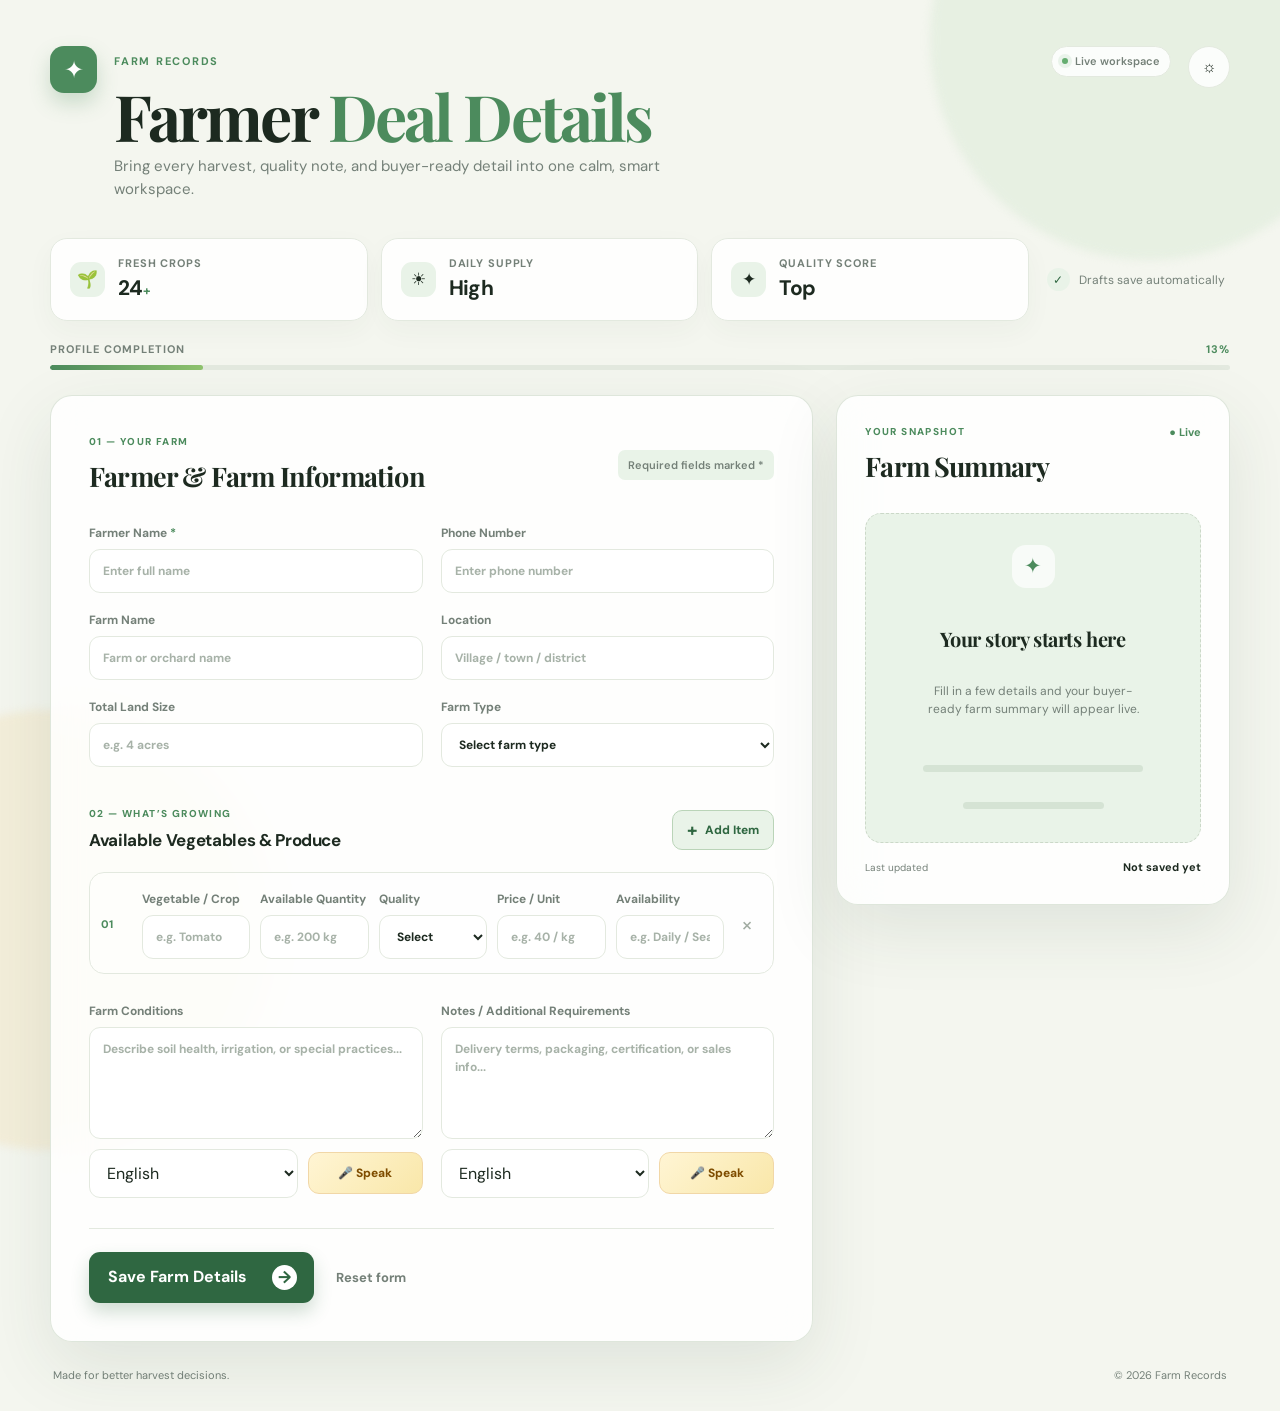
<file: index.html>
<!doctype html>
<html lang="en">
  <head>
    <meta charset="UTF-8" />
    <meta name="viewport" content="width=device-width, initial-scale=1.0" />
    <meta name="theme-color" content="#f7f8f2" />
    <title>Farm Deal Details</title>
    <link rel="preconnect" href="https://fonts.googleapis.com" />
    <link rel="preconnect" href="https://fonts.gstatic.com" crossorigin />
    <link
      href="https://fonts.googleapis.com/css2?family=DM+Sans:wght@400;500;600;700&family=Playfair+Display:wght@600;700&display=swap"
      rel="stylesheet" />
    <link rel="stylesheet" href="styles.css" />
  </head>
  <body>
    <div class="ambient ambient-one"></div>
    <div class="ambient ambient-two"></div>
    <div class="leaf-layer" aria-hidden="true">
      <span class="leaf leaf-1"></span>
      <span class="leaf leaf-2"></span>
      <span class="leaf leaf-3"></span>
      <span class="leaf leaf-4"></span>
      <span class="leaf leaf-5"></span>
      <span class="leaf leaf-6"></span>
      <span class="leaf leaf-7"></span>
      <span class="leaf leaf-8"></span>
      <span class="leaf leaf-9"></span>
      <span class="leaf leaf-10"></span>
      <span class="leaf leaf-11"></span>
      <span class="leaf leaf-12"></span>
      <span class="leaf leaf-13"></span>
      <span class="leaf leaf-14"></span>
      <span class="leaf leaf-15"></span>
      <span class="leaf leaf-16"></span>
      <span class="leaf leaf-17"></span>
      <span class="leaf leaf-18"></span>
      <span class="leaf leaf-19"></span>
      <span class="leaf leaf-20"></span>
      <span class="leaf leaf-21"></span>
      <span class="leaf leaf-22"></span>
      <span class="leaf leaf-23"></span>
      <span class="leaf leaf-24"></span>
    </div>
    <div class="page-shell">
      <header class="topbar">
        <div class="brand-mark" aria-hidden="true">✦</div>
        <div class="title-wrap">
          <div class="eyebrow-row">
            <p class="eyebrow">Farm Records</p>
            <span class="status-pill"
              ><span class="status-dot"></span> Live workspace</span
            >
          </div>
          <h1>Farmer <em>Deal Details</em></h1>
          <p class="subtext">
            Bring every harvest, quality note, and buyer-ready detail into one
            calm, smart workspace.
          </p>
        </div>
        <button
          type="button"
          class="theme-toggle"
          id="themeToggle"
          aria-label="Switch to dark mode"
          title="Toggle theme">
          <span>☼</span>
        </button>
      </header>

      <section class="hero-stats" aria-label="farm summary stats">
        <div class="stat-box">
          <span class="stat-icon">🌱</span>
          <div>
            <span>Fresh crops</span><strong>24<small>+</small></strong>
          </div>
        </div>
        <div class="stat-box">
          <span class="stat-icon">☀</span>
          <div><span>Daily supply</span><strong>High</strong></div>
        </div>
        <div class="stat-box">
          <span class="stat-icon">✦</span>
          <div><span>Quality score</span><strong>Top</strong></div>
        </div>
        <div class="save-status" id="saveStatus">
          <span class="save-icon">✓</span><span>Drafts save automatically</span>
        </div>
      </section>

      <div class="progress-wrap" aria-label="Form completion">
        <div class="progress-label">
          <span>Profile completion</span><strong id="progressText">0%</strong>
        </div>
        <div class="progress-track">
          <div class="progress-bar" id="progressBar"></div>
        </div>
      </div>

      <main class="layout">
        <section class="card form-card">
          <div class="card-heading">
            <div>
              <p class="section-kicker">01 — Your farm</p>
              <h2>Farmer &amp; Farm Information</h2>
            </div>
            <span class="heading-badge">Required fields marked *</span>
          </div>
          <form id="farmForm">
            <div class="grid two-columns">
              <label
                ><span>Farmer Name <b>*</b></span
                ><input
                  type="text"
                  name="farmerName"
                  placeholder="Enter full name"
                  autocomplete="name"
              /></label>
              <label
                ><span>Phone Number</span
                ><input
                  type="tel"
                  name="phone"
                  placeholder="Enter phone number"
                  autocomplete="tel"
              /></label>
              <label
                ><span>Farm Name</span
                ><input
                  type="text"
                  name="farmName"
                  placeholder="Farm or orchard name"
              /></label>
              <label
                ><span>Location</span
                ><input
                  type="text"
                  name="location"
                  placeholder="Village / town / district"
              /></label>
              <label
                ><span>Total Land Size</span
                ><input type="text" name="landSize" placeholder="e.g. 4 acres"
              /></label>
              <label
                ><span>Farm Type</span
                ><select name="farmType">
                  <option value="">Select farm type</option>
                  <option>Vegetable Farm</option>
                  <option>Fruit Farm</option>
                  <option>Mixed Farm</option>
                  <option>Organic Farm</option>
                </select></label
              >
            </div>

            <div class="section-heading">
              <div>
                <p class="section-kicker">02 — What’s growing</p>
                <h3>Available Vegetables &amp; Produce</h3>
              </div>
              <button type="button" class="secondary-btn" id="addItemBtn">
                <span>+</span> Add Item
              </button>
            </div>
            <div id="itemsContainer" class="items-container">
              <div class="produce-row">
                <div class="row-number">01</div>
                <label
                  ><span>Vegetable / Crop</span
                  ><input type="text" name="cropName" placeholder="e.g. Tomato"
                /></label>
                <label
                  ><span>Available Quantity</span
                  ><input type="text" name="quantity" placeholder="e.g. 200 kg"
                /></label>
                <label
                  ><span>Quality</span
                  ><select name="quality">
                    <option value="">Select</option>
                    <option>Excellent</option>
                    <option>Good</option>
                    <option>Average</option>
                    <option>Fresh Harvest</option>
                  </select></label
                >
                <label
                  ><span>Price / Unit</span
                  ><input type="text" name="price" placeholder="e.g. 40 / kg"
                /></label>
                <label
                  ><span>Availability</span
                  ><input
                    type="text"
                    name="availability"
                    placeholder="e.g. Daily / Seasonal"
                /></label>
                <button
                  type="button"
                  class="remove-btn"
                  aria-label="Remove item">
                  ×
                </button>
              </div>
            </div>

            <div class="grid two-columns extra-fields">
              <div class="voice-field">
                <label
                  ><span>Farm Conditions</span
                  ><textarea
                    id="farmConditions"
                    name="farmConditions"
                    rows="4"
                    placeholder="Describe soil health, irrigation, or special practices..."></textarea>
                </label>
                <div class="voice-tools">
                  <select class="voice-language" data-target="farmConditions">
                    <option value="en-US">English</option>
                    <option value="hi-IN">Hindi</option>
                    <option value="bn-IN">Bangla</option>
                    <option value="ta-IN">Tamil</option>
                    <option value="te-IN">Telugu</option>
                    <option value="mr-IN">Marathi</option>
                    <option value="kn-IN">Kannada</option>
                    <option value="ml-IN">Malayalam</option>
                    <option value="gu-IN">Gujarati</option>
                    <option value="es-ES">Spanish</option>
                    <option value="fr-FR">French</option>
                    <option value="de-DE">German</option>
                  </select>
                  <button
                    type="button"
                    class="mic-btn"
                    data-target="farmConditions">
                    🎤 Speak
                  </button>
                </div>
              </div>

              <div class="voice-field">
                <label
                  ><span>Notes / Additional Requirements</span
                  ><textarea
                    id="notes"
                    name="notes"
                    rows="4"
                    placeholder="Delivery terms, packaging, certification, or sales info..."></textarea>
                </label>
                <div class="voice-tools">
                  <select class="voice-language" data-target="notes">
                    <option value="en-US">English</option>
                    <option value="hi-IN">Hindi</option>
                    <option value="bn-IN">Bangla</option>
                    <option value="ta-IN">Tamil</option>
                    <option value="te-IN">Telugu</option>
                    <option value="mr-IN">Marathi</option>
                    <option value="kn-IN">Kannada</option>
                    <option value="ml-IN">Malayalam</option>
                    <option value="gu-IN">Gujarati</option>
                    <option value="es-ES">Spanish</option>
                    <option value="fr-FR">French</option>
                    <option value="de-DE">German</option>
                  </select>
                  <button type="button" class="mic-btn" data-target="notes">
                    🎤 Speak
                  </button>
                </div>
              </div>
            </div>

            <div class="actions">
              <button type="submit" class="primary-btn">
                <span>Save Farm Details</span><i>→</i></button
              ><button type="reset" class="ghost-btn">Reset form</button>
            </div>
          </form>
        </section>

        <aside class="card preview-card">
          <div class="preview-top">
            <div>
              <p class="section-kicker">Your snapshot</p>
              <h2>Farm Summary</h2>
            </div>
            <span class="live-dot">● Live</span>
          </div>
          <div id="summaryBox" class="summary-box">
            <div class="empty-state">
              <div class="empty-icon">✦</div>
              <h3>Your story starts here</h3>
              <p>
                Fill in a few details and your buyer-ready farm summary will
                appear live.
              </p>
              <div class="empty-line"></div>
              <div class="empty-line short"></div>
            </div>
          </div>
          <div class="preview-footer">
            <span>Last updated</span
            ><strong id="lastUpdated">Not saved yet</strong>
          </div>
        </aside>
      </main>
      <footer>
        <span>Made for better harvest decisions.</span
        ><span>© <span id="year"></span> Farm Records</span>
      </footer>
    </div>
    <div class="toast" id="toast" role="status" aria-live="polite">
      <span>✓</span>
      <p>Farm details saved successfully</p>
    </div>
    <script src="script.js?v=2"></script>
  </body>
</html>
</file>
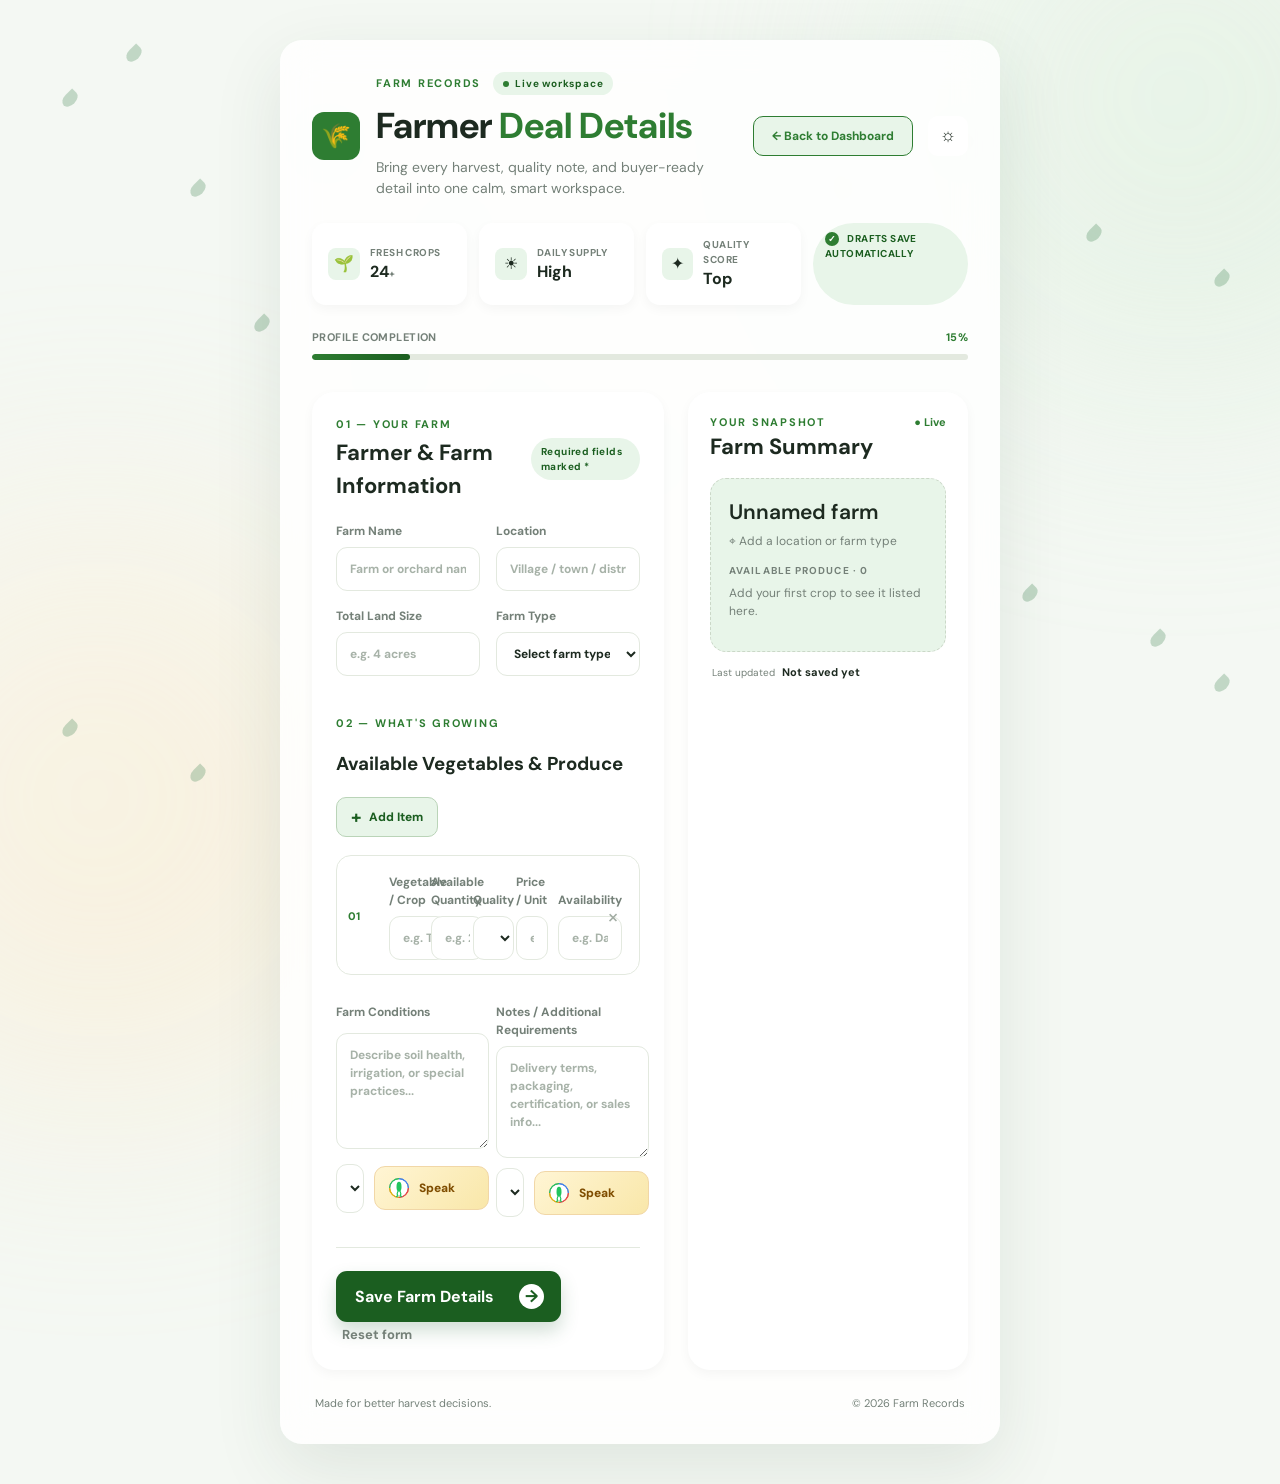
<file: static/index.html>
<!doctype html>
<html lang="en">
  <head>
    <meta charset="UTF-8" />
    <meta name="viewport" content="width=device-width, initial-scale=1.0" />
    <meta name="theme-color" content="#f7f8f2" />
    <title>Farm Deal Details</title>

    <link rel="preconnect" href="https://fonts.googleapis.com" />
    <link rel="preconnect" href="https://fonts.gstatic.com" crossorigin />
    <link
      href="https://fonts.googleapis.com/css2?family=DM+Sans:wght@400;500;600;700&display=swap"
      rel="stylesheet"
    />

    <link rel="stylesheet" href="/static/styles.css" />
  </head>

  <body>
    <div class="ambient ambient-one"></div>
    <div class="ambient ambient-two"></div>

    <div class="leaf-layer" aria-hidden="true">
      <span class="leaf leaf-1"></span>
      <span class="leaf leaf-2"></span>
      <span class="leaf leaf-3"></span>
      <span class="leaf leaf-4"></span>
      <span class="leaf leaf-5"></span>
      <span class="leaf leaf-6"></span>
      <span class="leaf leaf-7"></span>
      <span class="leaf leaf-8"></span>
      <span class="leaf leaf-9"></span>
      <span class="leaf leaf-10"></span>
      <span class="leaf leaf-11"></span>
      <span class="leaf leaf-12"></span>
      <span class="leaf leaf-13"></span>
      <span class="leaf leaf-14"></span>
      <span class="leaf leaf-15"></span>
      <span class="leaf leaf-16"></span>
      <span class="leaf leaf-17"></span>
      <span class="leaf leaf-18"></span>
      <span class="leaf leaf-19"></span>
      <span class="leaf leaf-20"></span>
      <span class="leaf leaf-21"></span>
      <span class="leaf leaf-22"></span>
      <span class="leaf leaf-23"></span>
      <span class="leaf leaf-24"></span>
    </div>

    <div class="page-shell">
      <header class="topbar">
        <div class="brand-mark" aria-hidden="true">🌾</div>

        <div class="title-wrap">
          <div class="eyebrow-row">
            <p class="eyebrow">Farm Records</p>
            <span class="status-pill">
              <span class="status-dot"></span> Live workspace
            </span>
          </div>

          <h1>Farmer <em>Deal Details</em></h1>

          <p class="subtext">
            Bring every harvest, quality note, and buyer-ready detail into one
            calm, smart workspace.
          </p>
        </div>

        <div class="nav-actions">
          <a href="/dashboard" class="back-btn">← Back to Dashboard</a>

          <button
            type="button"
            class="theme-toggle"
            id="themeToggle"
            aria-label="Switch to dark mode"
            title="Toggle theme"
          >
            <span>☼</span>
          </button>
        </div>
      </header>

      <section class="hero-stats" aria-label="farm summary stats">
        <div class="stat-box">
          <span class="stat-icon">🌱</span>
          <div>
            <span>Fresh crops</span>
            <strong>24<small>+</small></strong>
          </div>
        </div>

        <div class="stat-box">
          <span class="stat-icon">☀</span>
          <div>
            <span>Daily supply</span>
            <strong>High</strong>
          </div>
        </div>

        <div class="stat-box">
          <span class="stat-icon">✦</span>
          <div>
            <span>Quality score</span>
            <strong>Top</strong>
          </div>
        </div>

        <div class="save-status" id="saveStatus">
          <span class="save-icon">✓</span>
          <span>Drafts save automatically</span>
        </div>
      </section>

      <div class="progress-wrap" aria-label="Form completion">
        <div class="progress-label">
          <span>Profile completion</span>
          <strong id="progressText">0%</strong>
        </div>

        <div class="progress-track">
          <div class="progress-bar" id="progressBar"></div>
        </div>
      </div>

      <main class="layout">
        <section class="card form-card">
          <div class="card-heading">
            <div>
              <p class="section-kicker">01 — Your farm</p>
              <h2>Farmer &amp; Farm Information</h2>
            </div>

            <span class="heading-badge">Required fields marked *</span>
          </div>

          <!-- Farmer Information Display -->
          <div
            class="farmer-info-display"
            id="farmerInfoDisplay"
            style="display: none;"
          >
            <div class="farmer-info-card">
              <h3>Farmer Information</h3>

              <div class="farmer-details">
                <p>
                  <strong>Name:</strong>
                  <span id="displayFarmerName"></span>
                </p>

                <p>
                  <strong>Phone:</strong>
                  <span id="displayPhone"></span>
                </p>

                <p>
                  <strong>Email:</strong>
                  <span id="displayEmail"></span>
                </p>
              </div>
            </div>
          </div>

          <form id="farmForm">
            <div class="grid two-columns">
              <label>
                <span>Farm Name</span>
                <input
                  type="text"
                  name="farmName"
                  placeholder="Farm or orchard name"
                />
              </label>

              <!-- FIXED LOCATION FIELD -->
              <label>
                <span>Location</span>
                <input
                  type="text"
                  name="location"
                  id="location"
                  placeholder="Village / town / district"
                />
              </label>

              <label>
                <span>Total Land Size</span>
                <input
                  type="text"
                  name="landSize"
                  placeholder="e.g. 4 acres"
                />
              </label>

              <label>
                <span>Farm Type</span>
                <select name="farmType">
                  <option value="">Select farm type</option>
                  <option>Vegetable Farm</option>
                  <option>Fruit Farm</option>
                  <option>Mixed Farm</option>
                  <option>Organic Farm</option>
                </select>
              </label>
            </div>

            <div class="section-heading">
              <div>
                <p class="section-kicker">02 — What's growing</p>
                <h3>Available Vegetables &amp; Produce</h3>
              </div>

              <button type="button" class="secondary-btn" id="addItemBtn">
                <span>+</span> Add Item
              </button>
            </div>

            <div id="itemsContainer" class="items-container">
              <div class="produce-row">
                <div class="row-number">01</div>

                <label>
                  <span>Vegetable / Crop</span>
                  <input
                    type="text"
                    name="cropName"
                    placeholder="e.g. Tomato"
                  />
                </label>

                <label>
                  <span>Available Quantity</span>
                  <input
                    type="text"
                    name="quantity"
                    placeholder="e.g. 200 kg"
                  />
                </label>

                <label>
                  <span>Quality</span>
                  <select name="quality">
                    <option value="">Select</option>
                    <option>Excellent</option>
                    <option>Good</option>
                    <option>Average</option>
                    <option>Fresh Harvest</option>
                  </select>
                </label>

                <label>
                  <span>Price / Unit</span>
                  <input
                    type="text"
                    name="price"
                    placeholder="e.g. 40 / kg"
                  />
                </label>

                <label>
                  <span>Availability</span>
                  <input
                    type="text"
                    name="availability"
                    placeholder="e.g. Daily / Seasonal"
                  />
                </label>

                <button
                  type="button"
                  class="remove-btn"
                  aria-label="Remove item"
                >
                  ×
                </button>
              </div>
            </div>

            <div class="grid two-columns extra-fields">
              <div class="voice-field">
                <label>
                  <span>Farm Conditions</span>
                  <textarea
                    id="farmConditions"
                    name="farmConditions"
                    rows="4"
                    placeholder="Describe soil health, irrigation, or special practices..."
                  ></textarea>
                </label>

                <div class="voice-tools">
                  <select
                    class="voice-language"
                    data-target="farmConditions"
                  >
                    <option value="en-US">English</option>
                    <option value="hi-IN">Hindi</option>
                    <option value="bn-IN">Bangla</option>
                    <option value="ta-IN">Tamil</option>
                    <option value="te-IN">Telugu</option>
                    <option value="mr-IN">Marathi</option>
                    <option value="kn-IN">Kannada</option>
                    <option value="ml-IN">Malayalam</option>
                    <option value="gu-IN">Gujarati</option>
                    <option value="es-ES">Spanish</option>
                    <option value="fr-FR">French</option>
                    <option value="de-DE">German</option>
                  </select>

                  <button
                    type="button"
                    class="mic-btn"
                    data-target="farmConditions"
                  >
                    <img
                      src="/static/images/mic-icon.svg"
                      alt="Microphone"
                      class="mic-icon"
                    />
                    Speak
                  </button>
                </div>
              </div>

              <div class="voice-field">
                <label>
                  <span>Notes / Additional Requirements</span>
                  <textarea
                    id="notes"
                    name="notes"
                    rows="4"
                    placeholder="Delivery terms, packaging, certification, or sales info..."
                  ></textarea>
                </label>

                <div class="voice-tools">
                  <select class="voice-language" data-target="notes">
                    <option value="en-US">English</option>
                    <option value="hi-IN">Hindi</option>
                    <option value="bn-IN">Bangla</option>
                    <option value="ta-IN">Tamil</option>
                    <option value="te-IN">Telugu</option>
                    <option value="mr-IN">Marathi</option>
                    <option value="kn-IN">Kannada</option>
                    <option value="ml-IN">Malayalam</option>
                    <option value="gu-IN">Gujarati</option>
                    <option value="es-ES">Spanish</option>
                    <option value="fr-FR">French</option>
                    <option value="de-DE">German</option>
                  </select>

                  <button
                    type="button"
                    class="mic-btn"
                    data-target="notes"
                  >
                    <img
                      src="/static/images/mic-icon.svg"
                      alt="Microphone"
                      class="mic-icon"
                    />
                    Speak
                  </button>
                </div>
              </div>
            </div>

            <div class="actions">
              <button type="submit" class="primary-btn">
                <span>Save Farm Details</span>
                <i>→</i>
              </button>

              <button type="reset" class="ghost-btn">
                Reset form
              </button>
            </div>
          </form>
        </section>

        <aside class="card preview-card">
          <div class="preview-top">
            <div>
              <p class="section-kicker">Your snapshot</p>
              <h2>Farm Summary</h2>
            </div>

            <span class="live-dot">● Live</span>
          </div>

          <div id="summaryBox" class="summary-box">
            <div class="empty-state">
              <div class="empty-icon">✦</div>

              <h3>Your story starts here</h3>

              <p>
                Fill in a few details and your buyer-ready farm summary will
                appear live.
              </p>

              <div class="empty-line"></div>
              <div class="empty-line short"></div>
            </div>
          </div>

          <div class="preview-footer">
            <span>Last updated</span>
            <strong id="lastUpdated">Not saved yet</strong>
          </div>
        </aside>
      </main>

      <footer>
        <span>Made for better harvest decisions.</span>
        <span>© <span id="year"></span> Farm Records</span>
      </footer>
    </div>

    <div class="toast" id="toast" role="status" aria-live="polite">
      <span>✓</span>
      <p>Farm details saved successfully</p>
    </div>

    <script src="/static/script.js?v=2"></script>
  </body>
</html>
</file>
<file: styles.css>
:root {
  --bg: #f4f6ef;
  --surface: rgba(255, 255, 255, 0.84);
  --surface-solid: #ffffff;
  --ink: #1d2a20;
  --muted: #748078;
  --line: #e3e9df;
  --accent: #4c8b5d;
  --accent-dark: #2f6741;
  --accent-soft: #e9f3e8;
  --gold: #d5a445;
  --shadow: 0 24px 70px rgba(41, 66, 46, 0.1);
  --radius: 22px;
}
* {
  box-sizing: border-box;
}
html {
  scroll-behavior: smooth;
}
body {
  margin: 0;
  min-width: 320px;
  overflow-x: hidden;
  color: var(--ink);
  background: var(--bg);
  font-family: "DM Sans", sans-serif;
  line-height: 1.5;
}
body.dark {
  --bg: #18201a;
  --surface: rgba(36, 48, 39, 0.88);
  --surface-solid: #26332a;
  --ink: #f2f6ef;
  --muted: #a8b8aa;
  --line: #3b4a3d;
  --accent-soft: #293e2e;
  --shadow: 0 24px 70px rgba(0, 0, 0, 0.25);
}
button,
input,
select,
textarea {
  font: inherit;
}
button {
  cursor: pointer;
}
.ambient {
  position: fixed;
  z-index: -1;
  width: 440px;
  height: 440px;
  border-radius: 50%;
  filter: blur(4px);
  pointer-events: none;
  opacity: 0.55;
}
.ambient-one {
  background: #dcebd8;
  top: -180px;
  right: -90px;
  animation: drift 12s ease-in-out infinite;
}
.ambient-two {
  background: #f3e7c8;
  bottom: -250px;
  left: -170px;
  animation: drift 15s ease-in-out infinite reverse;
}
.leaf-layer {
  position: fixed;
  z-index: 0;
  inset: 0;
  overflow: hidden;
  pointer-events: none;
}
.leaf {
  position: absolute;
  top: -8vh;
  left: var(--leaf-left);
  width: var(--leaf-size);
  height: calc(var(--leaf-size) * 1.45);
  border-radius: 100% 0 100% 0;
  background: linear-gradient(
    135deg,
    rgba(121, 170, 101, 0.75),
    rgba(58, 119, 72, 0.32)
  );
  opacity: 0;
  transform: rotate(35deg);
  animation: leaf-fall var(--leaf-duration) linear var(--leaf-delay) infinite;
}
.leaf::after {
  position: absolute;
  top: 12%;
  left: 50%;
  width: 1px;
  height: 78%;
  background: rgba(255, 255, 255, 0.45);
  content: "";
  transform: rotate(-38deg);
  transform-origin: top;
}
.leaf-1 {
  --leaf-left: 4%;
  --leaf-size: 16px;
  --leaf-duration: 13s;
  --leaf-delay: -10s;
}
.leaf-2 {
  --leaf-left: 13%;
  --leaf-size: 22px;
  --leaf-duration: 15s;
  --leaf-delay: -2s;
}
.leaf-3 {
  --leaf-left: 24%;
  --leaf-size: 13px;
  --leaf-duration: 12s;
  --leaf-delay: -7s;
}
.leaf-4 {
  --leaf-left: 37%;
  --leaf-size: 19px;
  --leaf-duration: 16s;
  --leaf-delay: -12s;
}
.leaf-5 {
  --leaf-left: 48%;
  --leaf-size: 14px;
  --leaf-duration: 14s;
  --leaf-delay: -4s;
}
.leaf-6 {
  --leaf-left: 59%;
  --leaf-size: 24px;
  --leaf-duration: 17s;
  --leaf-delay: -15s;
}
.leaf-7 {
  --leaf-left: 69%;
  --leaf-size: 15px;
  --leaf-duration: 13s;
  --leaf-delay: -6s;
}
.leaf-8 {
  --leaf-left: 78%;
  --leaf-size: 20px;
  --leaf-duration: 16s;
  --leaf-delay: -11s;
}
.leaf-9 {
  --leaf-left: 87%;
  --leaf-size: 13px;
  --leaf-duration: 12s;
  --leaf-delay: -1s;
}
.leaf-10 {
  --leaf-left: 94%;
  --leaf-size: 18px;
  --leaf-duration: 15s;
  --leaf-delay: -9s;
}
.leaf-11 {
  --leaf-left: 31%;
  --leaf-size: 11px;
  --leaf-duration: 14s;
  --leaf-delay: -5s;
}
.leaf-12 {
  --leaf-left: 83%;
  --leaf-size: 12px;
  --leaf-duration: 13s;
  --leaf-delay: -12s;
}
.leaf-13 {
  --leaf-left: 8%;
  --leaf-size: 12px;
  --leaf-duration: 15s;
  --leaf-delay: -8s;
}
.leaf-14 {
  --leaf-left: 18%;
  --leaf-size: 17px;
  --leaf-duration: 13s;
  --leaf-delay: -3s;
}
.leaf-15 {
  --leaf-left: 29%;
  --leaf-size: 20px;
  --leaf-duration: 16s;
  --leaf-delay: -14s;
}
.leaf-16 {
  --leaf-left: 42%;
  --leaf-size: 11px;
  --leaf-duration: 12s;
  --leaf-delay: -9s;
}
.leaf-17 {
  --leaf-left: 54%;
  --leaf-size: 18px;
  --leaf-duration: 15s;
  --leaf-delay: -6s;
}
.leaf-18 {
  --leaf-left: 64%;
  --leaf-size: 13px;
  --leaf-duration: 14s;
  --leaf-delay: -2s;
}
.leaf-19 {
  --leaf-left: 73%;
  --leaf-size: 21px;
  --leaf-duration: 17s;
  --leaf-delay: -13s;
}
.leaf-20 {
  --leaf-left: 81%;
  --leaf-size: 14px;
  --leaf-duration: 12s;
  --leaf-delay: -5s;
}
.leaf-21 {
  --leaf-left: 91%;
  --leaf-size: 16px;
  --leaf-duration: 15s;
  --leaf-delay: -10s;
}
.leaf-22 {
  --leaf-left: 2%;
  --leaf-size: 10px;
  --leaf-duration: 13s;
  --leaf-delay: -7s;
}
.leaf-23 {
  --leaf-left: 46%;
  --leaf-size: 15px;
  --leaf-duration: 16s;
  --leaf-delay: -1s;
}
.leaf-24 {
  --leaf-left: 76%;
  --leaf-size: 11px;
  --leaf-duration: 14s;
  --leaf-delay: -11s;
}
.page-shell {
  position: relative;
  z-index: 1;
  width: min(1180px, calc(100% - 40px));
  margin: 0 auto;
  padding: 46px 0 28px;
}
.topbar {
  display: flex;
  align-items: flex-start;
  gap: 17px;
  animation: rise 0.7s ease both;
}
.brand-mark {
  display: grid;
  place-items: center;
  flex: 0 0 47px;
  width: 47px;
  height: 47px;
  color: #fff;
  background: var(--accent);
  border-radius: 14px;
  font-size: 24px;
  box-shadow: 0 10px 20px rgba(76, 139, 93, 0.25);
}
.title-wrap {
  flex: 1;
}
.eyebrow-row,
.preview-top,
.progress-label,
.card-heading,
.section-heading,
.actions,
.preview-footer {
  display: flex;
  align-items: center;
  justify-content: space-between;
}
.eyebrow {
  margin: 0;
  color: var(--accent);
  text-transform: uppercase;
  letter-spacing: 0.16em;
  font-size: 11px;
  font-weight: 700;
}
.status-pill,
.heading-badge {
  color: var(--muted);
  font-size: 11px;
  font-weight: 600;
}
.status-pill {
  display: inline-flex;
  align-items: center;
  gap: 7px;
  padding: 6px 10px;
  border: 1px solid var(--line);
  border-radius: 99px;
  background: var(--surface);
}
.status-dot {
  width: 6px;
  height: 6px;
  background: #65ad70;
  border-radius: 50%;
  box-shadow: 0 0 0 4px rgba(101, 173, 112, 0.12);
}
h1 {
  margin: 6px 0 7px;
  font-family: "Playfair Display", serif;
  font-size: clamp(38px, 5vw, 64px);
  font-weight: 700;
  letter-spacing: -0.045em;
  line-height: 1.03;
}
h1 em {
  color: var(--accent);
  font-style: normal;
}
.subtext {
  max-width: 590px;
  margin: 0;
  color: var(--muted);
  font-size: 15px;
}
.theme-toggle {
  display: grid;
  place-items: center;
  width: 42px;
  height: 42px;
  border: 1px solid var(--line);
  border-radius: 50%;
  color: var(--ink);
  background: var(--surface);
  transition:
    transform 0.2s,
    background 0.2s;
}
.theme-toggle:hover {
  transform: rotate(18deg) scale(1.06);
  background: var(--surface-solid);
}
.hero-stats {
  display: grid;
  grid-template-columns: repeat(3, 1fr) auto;
  gap: 13px;
  margin: 38px 0 20px;
  animation: rise 0.7s 0.1s ease both;
}
.stat-box {
  display: flex;
  align-items: center;
  gap: 13px;
  padding: 16px 19px;
  border: 1px solid var(--line);
  border-radius: 17px;
  background: var(--surface);
  box-shadow: 0 10px 28px rgba(41, 66, 46, 0.04);
}
.stat-icon {
  display: grid;
  place-items: center;
  width: 35px;
  height: 35px;
  border-radius: 11px;
  background: var(--accent-soft);
  font-size: 17px;
}
.stat-box div {
  display: grid;
  gap: 1px;
}
.stat-box span:not(.stat-icon) {
  color: var(--muted);
  font-size: 11px;
  text-transform: uppercase;
  letter-spacing: 0.08em;
  font-weight: 700;
}
.stat-box strong {
  font-size: 21px;
  letter-spacing: -0.03em;
}
.stat-box small {
  color: var(--accent);
  font-size: 13px;
}
.save-status {
  display: flex;
  align-items: center;
  gap: 9px;
  padding: 0 5px;
  color: var(--muted);
  font-size: 12px;
  white-space: nowrap;
}
.save-icon {
  display: grid;
  place-items: center;
  width: 23px;
  height: 23px;
  border-radius: 50%;
  color: var(--accent-dark);
  background: var(--accent-soft);
}
.progress-wrap {
  margin: 0 0 25px;
  animation: rise 0.7s 0.16s ease both;
}
.progress-label {
  margin-bottom: 7px;
  color: var(--muted);
  font-size: 11px;
  font-weight: 700;
  text-transform: uppercase;
  letter-spacing: 0.09em;
}
.progress-label strong {
  color: var(--accent);
}
.progress-track {
  height: 5px;
  overflow: hidden;
  border-radius: 99px;
  background: var(--line);
}
.progress-bar {
  width: 0%;
  height: 100%;
  border-radius: inherit;
  background: linear-gradient(90deg, var(--accent), #8fc36e);
  transition: width 0.5s cubic-bezier(0.2, 0.8, 0.2, 1);
}
.layout {
  display: grid;
  grid-template-columns: minmax(0, 1.55fr) minmax(300px, 0.8fr);
  gap: 23px;
  align-items: start;
}
.card {
  border: 1px solid rgba(219, 228, 216, 0.9);
  border-radius: var(--radius);
  background: var(--surface);
  box-shadow: var(--shadow);
  backdrop-filter: blur(18px);
}
.form-card {
  padding: clamp(24px, 4vw, 38px);
  animation: rise 0.7s 0.2s ease both;
}
.preview-card {
  position: sticky;
  top: 20px;
  min-height: 450px;
  padding: 28px;
  animation: rise 0.7s 0.3s ease both;
}
.section-kicker {
  margin: 0 0 7px;
  color: var(--accent);
  font-size: 10px;
  font-weight: 800;
  letter-spacing: 0.14em;
  text-transform: uppercase;
}
h2 {
  margin: 0;
  font-family: "Playfair Display", serif;
  font-size: 27px;
  letter-spacing: -0.03em;
}
h3 {
  margin: 0;
  font-size: 17px;
  letter-spacing: -0.02em;
}
.heading-badge {
  padding: 7px 10px;
  border-radius: 7px;
  background: var(--accent-soft);
}
.grid {
  display: grid;
  gap: 18px;
}
.two-columns {
  grid-template-columns: repeat(2, minmax(0, 1fr));
  margin-top: 28px;
}
label {
  display: grid;
  gap: 7px;
  color: var(--muted);
  font-size: 12px;
  font-weight: 700;
}
label b {
  color: var(--accent);
}
input,
select,
textarea {
  width: 100%;
  border: 1px solid var(--line);
  outline: none;
  border-radius: 11px;
  padding: 12px 13px;
  color: var(--ink);
  background: var(--surface-solid);
  transition:
    border-color 0.2s,
    box-shadow 0.2s,
    transform 0.2s;
}
input::placeholder,
textarea::placeholder {
  color: #a7b2a8;
}
input:focus,
select:focus,
textarea:focus {
  border-color: var(--accent);
  box-shadow: 0 0 0 4px rgba(76, 139, 93, 0.12);
  transform: translateY(-1px);
}
textarea {
  resize: vertical;
  min-height: 112px;
}
.voice-field {
  display: grid;
  gap: 10px;
}
.voice-tools {
  display: flex;
  align-items: center;
  gap: 10px;
}
.voice-language {
  flex: 1;
  min-width: 0;
}
.mic-btn {
  display: inline-flex;
  align-items: center;
  justify-content: center;
  min-width: 115px;
  padding: 11px 14px;
  border: 1px solid #f1d7a7;
  border-radius: 11px;
  background: linear-gradient(135deg, #fff5d4, #f9e7a9);
  color: #7f4d00;
  font-size: 12px;
  font-weight: 800;
  transition:
    transform 0.2s,
    box-shadow 0.2s;
}
.mic-btn:hover {
  transform: translateY(-2px);
  box-shadow: 0 10px 18px rgba(217, 171, 64, 0.12);
}
.mic-btn.listening {
  background: linear-gradient(135deg, #ffdede, #ffc7c7);
  border-color: #f0b4b4;
  color: #8e2a2a;
  animation: pulse 1s infinite alternate;
}
.section-heading {
  margin: 39px 0 18px;
}
.secondary-btn,
.ghost-btn,
.remove-btn {
  border: 0;
  background: transparent;
}
.secondary-btn {
  display: inline-flex;
  align-items: center;
  gap: 8px;
  padding: 10px 14px;
  border: 1px solid #bad4b8;
  border-radius: 10px;
  color: var(--accent-dark);
  background: var(--accent-soft);
  font-size: 12px;
  font-weight: 800;
  transition:
    transform 0.2s,
    box-shadow 0.2s;
}
.secondary-btn span {
  font-size: 18px;
  line-height: 10px;
}
.secondary-btn:hover {
  transform: translateY(-2px);
  box-shadow: 0 7px 17px rgba(76, 139, 93, 0.14);
}
.items-container {
  display: grid;
  gap: 13px;
}
.produce-row {
  position: relative;
  display: grid;
  grid-template-columns: 31px repeat(5, minmax(0, 1fr)) 25px;
  gap: 10px;
  align-items: end;
  padding: 17px 14px 14px 11px;
  border: 1px solid var(--line);
  border-radius: 15px;
  background: rgba(255, 255, 255, 0.34);
  animation: pop 0.35s ease both;
}
.row-number {
  align-self: center;
  color: var(--accent);
  font-size: 11px;
  font-weight: 800;
}
.remove-btn {
  align-self: center;
  justify-self: center;
  width: 25px;
  height: 25px;
  color: #a2aca3;
  border-radius: 50%;
  font-size: 22px;
  line-height: 20px;
  transition:
    color 0.2s,
    background 0.2s,
    transform 0.2s;
}
.remove-btn:hover {
  color: #ba5d51;
  background: #f7e5e1;
  transform: rotate(90deg);
}
.extra-fields {
  margin-top: 28px;
}
.actions {
  justify-content: flex-start;
  gap: 16px;
  margin-top: 30px;
  padding-top: 23px;
  border-top: 1px solid var(--line);
}
.primary-btn {
  display: inline-flex;
  align-items: center;
  gap: 25px;
  padding: 13px 17px 13px 19px;
  border: 0;
  border-radius: 11px;
  color: #fff;
  background: var(--accent-dark);
  font-weight: 700;
  box-shadow: 0 9px 18px rgba(47, 103, 65, 0.22);
  transition:
    transform 0.2s,
    box-shadow 0.2s,
    background 0.2s;
}
.primary-btn i {
  display: grid;
  place-items: center;
  width: 25px;
  height: 25px;
  border-radius: 50%;
  color: var(--accent-dark);
  background: #fff;
  font-style: normal;
  font-size: 17px;
  transition: transform 0.2s;
}
.primary-btn:hover {
  background: #245334;
  transform: translateY(-2px);
  box-shadow: 0 13px 24px rgba(47, 103, 65, 0.28);
}
.primary-btn:hover i {
  transform: translateX(3px);
}
.ghost-btn {
  color: var(--muted);
  font-size: 13px;
  font-weight: 700;
}
.ghost-btn:hover {
  color: var(--ink);
}
.preview-top {
  align-items: flex-start;
}
.live-dot {
  color: var(--accent);
  font-size: 11px;
  font-weight: 700;
}
.summary-box {
  min-height: 330px;
  margin-top: 27px;
  padding: 20px;
  border: 1px dashed #cbd8c8;
  border-radius: 16px;
  background: var(--accent-soft);
}
.empty-state {
  display: grid;
  place-items: center;
  min-height: 285px;
  text-align: center;
}
.empty-icon {
  display: grid;
  place-items: center;
  width: 43px;
  height: 43px;
  margin-bottom: 14px;
  border-radius: 14px;
  color: var(--accent);
  background: rgba(255, 255, 255, 0.7);
  font-size: 21px;
}
.empty-state h3 {
  margin-bottom: 7px;
  font-family: "Playfair Display", serif;
  font-size: 20px;
}
.empty-state p {
  max-width: 220px;
  margin: 0;
  color: var(--muted);
  font-size: 12px;
}
.empty-line {
  width: 75%;
  height: 7px;
  margin-top: 25px;
  border-radius: 99px;
  background: rgba(124, 157, 124, 0.18);
}
.empty-line.short {
  width: 48%;
  margin-top: 8px;
}
.summary-content {
  animation: fade 0.35s ease both;
}
.summary-name {
  margin: 0 0 3px;
  font-family: "Playfair Display", serif;
  font-size: 24px;
}
.summary-location {
  margin: 0 0 20px;
  color: var(--muted);
  font-size: 12px;
}
.summary-meta {
  display: flex;
  flex-wrap: wrap;
  gap: 7px;
  margin-bottom: 18px;
}
.summary-meta span {
  padding: 6px 9px;
  border-radius: 8px;
  color: var(--accent-dark);
  background: rgba(255, 255, 255, 0.72);
  font-size: 11px;
  font-weight: 700;
}
.summary-meta b,
.crop-details b {
  display: block;
  margin-bottom: 2px;
  color: var(--muted);
  font-size: 9px;
  letter-spacing: 0.08em;
  text-transform: uppercase;
}
.summary-content h4 {
  margin: 18px 0 8px;
  color: var(--muted);
  font-size: 10px;
  letter-spacing: 0.11em;
  text-transform: uppercase;
}
.crop-line {
  display: grid;
  gap: 9px;
  padding: 9px 0;
  border-bottom: 1px solid rgba(124, 157, 124, 0.18);
  font-size: 12px;
}
.crop-name {
  color: var(--accent-dark);
}
.crop-details {
  display: grid;
  grid-template-columns: repeat(2, minmax(0, 1fr));
  gap: 8px;
  color: var(--ink);
  font-size: 11px;
}
.crop-details span {
  min-width: 0;
}
.preview-footer {
  margin-top: 16px;
  color: var(--muted);
  font-size: 10px;
}
.preview-footer strong {
  color: var(--ink);
  font-size: 11px;
}
footer {
  display: flex;
  justify-content: space-between;
  padding: 25px 3px 0;
  color: var(--muted);
  font-size: 11px;
}
.toast {
  position: fixed;
  z-index: 5;
  right: 25px;
  bottom: 25px;
  display: flex;
  align-items: center;
  gap: 10px;
  padding: 12px 15px;
  border: 1px solid #cce0ca;
  border-radius: 13px;
  color: var(--accent-dark);
  background: var(--surface-solid);
  box-shadow: var(--shadow);
  transform: translateY(140%);
  opacity: 0;
  transition: 0.35s ease;
}
.toast.show {
  transform: translateY(0);
  opacity: 1;
}
.toast span {
  display: grid;
  place-items: center;
  width: 22px;
  height: 22px;
  border-radius: 50%;
  color: white;
  background: var(--accent);
}
.toast p {
  margin: 0;
  font-size: 12px;
  font-weight: 700;
}
@keyframes rise {
  from {
    opacity: 0;
    transform: translateY(16px);
  }
  to {
    opacity: 1;
    transform: translateY(0);
  }
}
@keyframes pop {
  from {
    opacity: 0;
    transform: scale(0.97);
  }
  to {
    opacity: 1;
    transform: scale(1);
  }
}
@keyframes fade {
  from {
    opacity: 0;
  }
  to {
    opacity: 1;
  }
}
@keyframes drift {
  50% {
    transform: translate(25px, 20px) scale(1.05);
  }
}
@keyframes leaf-fall {
  0% {
    opacity: 0;
    transform: translate3d(0, -10vh, 0) rotate(25deg);
  }
  10% {
    opacity: 0.7;
  }
  50% {
    transform: translate3d(8vw, 52vh, 0) rotate(190deg);
  }
  90% {
    opacity: 0.45;
  }
  100% {
    opacity: 0;
    transform: translate3d(-7vw, 112vh, 0) rotate(390deg);
  }
}
@keyframes pulse {
  0% {
    box-shadow: 0 0 0 0 rgba(231, 76, 60, 0.18);
  }
  100% {
    box-shadow: 0 0 0 12px rgba(231, 76, 60, 0);
  }
}
@media (prefers-reduced-motion: reduce) {
  .leaf,
  .ambient-one,
  .ambient-two {
    animation: none;
  }
  .leaf {
    opacity: 0.2;
    transform: rotate(35deg);
  }
}
@media (max-width: 980px) {
  .hero-stats {
    grid-template-columns: repeat(3, 1fr);
  }
  .save-status {
    grid-column: 1 / -1;
    justify-content: center;
    padding: 3px;
  }
  .layout {
    grid-template-columns: 1fr;
  }
  .preview-card {
    position: relative;
    top: auto;
  }
  .produce-row {
    grid-template-columns: 25px repeat(2, minmax(0, 1fr)) 25px;
  }
  .produce-row label:nth-of-type(3),
  .produce-row label:nth-of-type(4),
  .produce-row label:nth-of-type(5) {
    margin-top: 4px;
  }
  .produce-row label:nth-of-type(3) {
    grid-column: 2;
  }
  .produce-row label:nth-of-type(4) {
    grid-column: 3;
  }
  .produce-row label:nth-of-type(5) {
    grid-column: 2 / 4;
  }
  .remove-btn {
    grid-column: 4;
    grid-row: 1;
  }
}
@media (max-width: 620px) {
  .page-shell {
    width: min(100% - 26px, 560px);
    padding-top: 25px;
  }
  .topbar {
    gap: 11px;
  }
  .brand-mark {
    flex-basis: 38px;
    width: 38px;
    height: 38px;
    border-radius: 11px;
    font-size: 19px;
  }
  .status-pill {
    display: none;
  }
  h1 {
    font-size: 39px;
  }
  .subtext {
    font-size: 13px;
  }
  .hero-stats {
    gap: 8px;
    margin-top: 25px;
  }
  .stat-box {
    padding: 12px 10px;
    gap: 7px;
  }
  .stat-icon {
    width: 28px;
    height: 28px;
    font-size: 13px;
  }
  .stat-box span:not(.stat-icon) {
    font-size: 8px;
  }
  .stat-box strong {
    font-size: 17px;
  }
  .form-card,
  .preview-card {
    padding: 21px;
  }
  .card-heading {
    align-items: flex-start;
    gap: 10px;
  }
  .heading-badge {
    display: none;
  }
  .two-columns {
    grid-template-columns: 1fr;
    gap: 14px;
  }
  .section-heading {
    align-items: flex-end;
    gap: 10px;
  }
  .section-heading h3 {
    font-size: 15px;
  }
  .produce-row {
    grid-template-columns: 21px 1fr 1fr 25px;
    padding: 14px 10px 12px 7px;
    gap: 8px;
  }
  .produce-row label:nth-of-type(1) {
    grid-column: 2 / 4;
  }
  .produce-row label:nth-of-type(2) {
    grid-column: 2;
  }
  .produce-row label:nth-of-type(3) {
    grid-column: 3;
  }
  .produce-row label:nth-of-type(4) {
    grid-column: 2;
  }
  .produce-row label:nth-of-type(5) {
    grid-column: 3;
  }
  .remove-btn {
    grid-column: 4;
    grid-row: 1;
  }
  .actions {
    align-items: flex-start;
    flex-direction: column;
  }
  .primary-btn {
    width: 100%;
    justify-content: space-between;
  }
  .extra-fields {
    gap: 14px;
  }
  footer {
    flex-direction: column;
    gap: 5px;
  }
}
@media (prefers-reduced-motion: reduce) {
  *,
  *::before,
  *::after {
    animation-duration: 0.01ms !important;
    transition-duration: 0.01ms !important;
    scroll-behavior: auto !important;
  }
}
</file>
<file: static/styles.css>
:root {
  --bg: #f4f8f3;
  --surface: rgba(255, 255, 255, 0.84);
  --surface-solid: #ffffff;
  --ink: #1d2a20;
  --muted: #748078;
  --line: #e3e9df;
  --accent: #2e7d32;
  --accent-dark: #1b5e20;
  --accent-soft: #e8f5e9;
  --gold: #d5a445;
  --shadow: 0 24px 70px rgba(41, 66, 46, 0.1);
  --radius: 22px;
}

* {
  box-sizing: border-box;
  font-family: "DM Sans", Arial, sans-serif;
}

html {
  scroll-behavior: smooth;
}

body {
  margin: 0;
  min-width: 320px;
  overflow-x: hidden;
  color: var(--ink);
  background: var(--bg);
  line-height: 1.5;
}

body.dark {
  --bg: #18201a;
  --surface: rgba(36, 48, 39, 0.88);
  --surface-solid: #26332a;
  --ink: #f2f6ef;
  --muted: #a8b8aa;
  --line: #3b4a3d;
  --accent-soft: #293e2e;
  --shadow: 0 24px 70px rgba(0, 0, 0, 0.25);
}

button,
input,
select,
textarea {
  font: inherit;
}

button {
  cursor: pointer;
}

.ambient {
  position: fixed;
  width: 600px;
  height: 600px;
  border-radius: 50%;
  filter: blur(120px);
  opacity: 0.4;
  z-index: -1;
  pointer-events: none;
}

.ambient-one {
  top: -200px;
  right: -200px;
  background: linear-gradient(135deg, #e8f5e9, #c8e6c9);
  animation: drift 20s ease-in-out infinite;
}

.ambient-two {
  bottom: -200px;
  left: -200px;
  background: linear-gradient(135deg, #fff3e0, #ffe0b2);
  animation: drift 25s ease-in-out infinite reverse;
}

.leaf-layer {
  position: fixed;
  top: 0;
  left: 0;
  width: 100%;
  height: 100%;
  pointer-events: none;
  z-index: -1;
  overflow: hidden;
}

.leaf {
  position: absolute;
  width: 12px;
  height: 18px;
  background: rgba(76, 139, 93, 0.3);
  border-radius: 0 50% 50% 50%;
  transform: rotate(45deg);
}

.leaf-1 { top: 10%; left: 5%; animation: leaf-fall 12s linear infinite; }
.leaf-2 { top: 20%; left: 15%; animation: leaf-fall 15s linear infinite 2s; }
.leaf-3 { top: 15%; left: 25%; animation: leaf-fall 18s linear infinite 4s; }
.leaf-4 { top: 25%; left: 35%; animation: leaf-fall 14s linear infinite 1s; }
.leaf-5 { top: 30%; left: 45%; animation: leaf-fall 16s linear infinite 3s; }
.leaf-6 { top: 10%; left: 55%; animation: leaf-fall 13s linear infinite 5s; }
.leaf-7 { top: 20%; left: 65%; animation: leaf-fall 17s linear infinite 2s; }
.leaf-8 { top: 15%; left: 75%; animation: leaf-fall 19s linear infinite 4s; }
.leaf-9 { top: 25%; left: 85%; animation: leaf-fall 11s linear infinite 1s; }
.leaf-10 { top: 30%; left: 95%; animation: leaf-fall 14s linear infinite 3s; }
.leaf-11 { top: 5%; left: 10%; animation: leaf-fall 16s linear infinite 6s; }
.leaf-12 { top: 35%; left: 20%; animation: leaf-fall 18s linear infinite 2s; }
.leaf-13 { top: 40%; left: 30%; animation: leaf-fall 12s linear infinite 4s; }
.leaf-14 { top: 45%; left: 40%; animation: leaf-fall 15s linear infinite 1s; }
.leaf-15 { top: 50%; left: 50%; animation: leaf-fall 17s linear infinite 3s; }
.leaf-16 { top: 55%; left: 60%; animation: leaf-fall 13s linear infinite 5s; }
.leaf-17 { top: 60%; left: 70%; animation: leaf-fall 19s linear infinite 2s; }
.leaf-18 { top: 65%; left: 80%; animation: leaf-fall 14s linear infinite 4s; }
.leaf-19 { top: 70%; left: 90%; animation: leaf-fall 16s linear infinite 1s; }
.leaf-20 { top: 75%; left: 95%; animation: leaf-fall 18s linear infinite 3s; }
.leaf-21 { top: 80%; left: 5%; animation: leaf-fall 11s linear infinite 6s; }
.leaf-22 { top: 85%; left: 15%; animation: leaf-fall 15s linear infinite 2s; }
.leaf-23 { top: 90%; left: 25%; animation: leaf-fall 17s linear infinite 4s; }
.leaf-24 { top: 95%; left: 35%; animation: leaf-fall 13s linear infinite 1s; }

.page-shell {
  width: min(100% - 40px, 720px);
  margin: 40px auto;
  padding: 32px;
  border-radius: var(--radius);
  background: var(--surface);
  box-shadow: var(--shadow);
  backdrop-filter: blur(20px);
  -webkit-backdrop-filter: blur(20px);
}

.topbar {
  display: flex;
  align-items: center;
  gap: 16px;
  margin-bottom: 24px;
}

.brand-mark {
  display: grid;
  place-items: center;
  width: 48px;
  height: 48px;
  border-radius: 12px;
  color: white;
  background: var(--accent);
  font-size: 24px;
  line-height: 0;
}

.title-wrap {
  flex: 1;
}

.eyebrow-row {
  display: flex;
  align-items: center;
  gap: 12px;
  margin-bottom: 4px;
}

.eyebrow {
  margin: 0;
  color: var(--accent);
  text-transform: uppercase;
  letter-spacing: 0.16em;
  font-size: 11px;
  font-weight: 700;
}

.status-pill {
  display: inline-flex;
  align-items: center;
  gap: 6px;
  padding: 4px 10px;
  border-radius: 99px;
  background: var(--accent-soft);
  color: var(--accent-dark);
  font-size: 10px;
  font-weight: 700;
  letter-spacing: 0.08em;
}

.status-dot {
  width: 6px;
  height: 6px;
  border-radius: 50%;
  background: var(--accent);
  animation: pulse 2s ease-in-out infinite;
}

h1 {
  margin: 0 0 4px;
  font-size: 36px;
  color: var(--ink);
}

em {
  color: var(--accent);
  font-style: normal;
}

.subtext {
  margin: 0;
  color: var(--muted);
  font-size: 14px;
}

.nav-actions {
  display: flex;
  align-items: center;
  gap: 15px;
}

.back-btn {
  padding: 10px 18px;
  border: 1px solid var(--accent);
  border-radius: 10px;
  color: var(--accent);
  background: var(--accent-soft);
  text-decoration: none;
  font-size: 12px;
  font-weight: 700;
  transition: transform 0.2s, box-shadow 0.2s;
}

.back-btn:hover {
  transform: translateY(-2px);
  box-shadow: 0 7px 17px rgba(46, 125, 50, 0.14);
}

.theme-toggle {
  width: 40px;
  height: 40px;
  border: 0;
  border-radius: 10px;
  background: var(--surface-solid);
  color: var(--ink);
  font-size: 18px;
  transition: transform 0.2s, box-shadow 0.2s;
}

.theme-toggle:hover {
  transform: translateY(-2px);
  box-shadow: 0 8px 16px rgba(0, 0, 0, 0.1);
}

.hero-stats {
  display: grid;
  grid-template-columns: repeat(4, 1fr);
  gap: 12px;
  margin-bottom: 24px;
}

.stat-box {
  display: flex;
  align-items: center;
  gap: 10px;
  padding: 14px 16px;
  border-radius: 14px;
  background: var(--surface-solid);
  box-shadow: 0 4px 12px rgba(0, 0, 0, 0.04);
}

.stat-icon {
  display: grid;
  place-items: center;
  width: 32px;
  height: 32px;
  border-radius: 8px;
  background: var(--accent-soft);
  font-size: 16px;
}

.stat-box span:not(.stat-icon) {
  display: block;
  color: var(--muted);
  font-size: 10px;
  font-weight: 700;
  letter-spacing: 0.04em;
  text-transform: uppercase;
}

.stat-box strong {
  display: block;
  color: var(--ink);
  font-size: 16px;
  font-weight: 700;
}

.stat-box strong small {
  font-size: 10px;
  color: var(--muted);
}

.save-status {
  grid-column: 4;
  justify-content: center;
  padding: 8px 12px;
  border-radius: 99px;
  background: var(--accent-soft);
  color: var(--accent-dark);
  font-size: 10px;
  font-weight: 700;
  letter-spacing: 0.04em;
  text-transform: uppercase;
}

.save-icon {
  display: inline-block;
  width: 14px;
  height: 14px;
  border-radius: 50%;
  background: var(--accent);
  color: white;
  font-size: 9px;
  line-height: 14px;
  text-align: center;
  margin-right: 6px;
}

.progress-wrap {
  margin-bottom: 32px;
}

.progress-label {
  display: flex;
  justify-content: space-between;
  margin-bottom: 8px;
  color: var(--muted);
  font-size: 11px;
  font-weight: 700;
  letter-spacing: 0.04em;
  text-transform: uppercase;
}

.progress-label strong {
  color: var(--accent);
}

.progress-track {
  height: 6px;
  border-radius: 99px;
  background: var(--line);
  overflow: hidden;
}

.progress-bar {
  height: 100%;
  border-radius: 99px;
  background: linear-gradient(90deg, var(--accent), var(--accent-dark));
  width: 0%;
  transition: width 0.3s ease;
}

.layout {
  display: grid;
  grid-template-columns: 1fr 280px;
  gap: 24px;
}

.card {
  border-radius: var(--radius);
  background: var(--surface-solid);
  box-shadow: 0 4px 12px rgba(0, 0, 0, 0.04);
}

.form-card {
  padding: 24px;
}

.card-heading {
  display: flex;
  align-items: center;
  justify-content: space-between;
  margin-bottom: 20px;
}

.section-kicker {
  margin: 0;
  color: var(--accent);
  text-transform: uppercase;
  letter-spacing: 0.16em;
  font-size: 11px;
  font-weight: 700;
}

.card-heading h2 {
  margin: 4px 0 0;
  font-size: 22px;
  color: var(--ink);
}

.heading-badge {
  padding: 6px 10px;
  border-radius: 99px;
  background: var(--accent-soft);
  color: var(--accent-dark);
  font-size: 10px;
  font-weight: 700;
  letter-spacing: 0.04em;
}

.grid {
  display: grid;
  gap: 16px;
}

.two-columns {
  grid-template-columns: repeat(2, minmax(0, 1fr));
}

label {
  display: grid;
  gap: 7px;
  color: var(--muted);
  font-size: 12px;
  font-weight: 700;
}

label b {
  color: var(--accent);
}

input,
select,
textarea {
  width: 100%;
  border: 1px solid var(--line);
  outline: none;
  border-radius: 11px;
  padding: 12px 13px;
  color: var(--ink);
  background: var(--surface-solid);
  transition:
    border-color 0.2s,
    box-shadow 0.2s,
    transform 0.2s;
}

input::placeholder,
textarea::placeholder {
  color: #a7b2a8;
}

input:focus,
select:focus,
textarea:focus {
  border-color: var(--accent);
  box-shadow: 0 0 0 4px rgba(76, 139, 93, 0.12);
  transform: translateY(-1px);
}

textarea {
  resize: vertical;
  min-height: 112px;
}

.voice-field {
  display: grid;
  gap: 10px;
}

.voice-tools {
  display: flex;
  align-items: center;
  gap: 10px;
}

.voice-language {
  flex: 1;
  min-width: 0;
}

.mic-btn {
  display: inline-flex;
  align-items: center;
  gap: 5px;
  min-width: 115px;
  padding: 11px 14px;
  border: 1px solid #f1d7a7;
  border-radius: 11px;
  background: linear-gradient(135deg, #fff5d4, #f9e7a9);
  color: #7f4d00;
  font-size: 12px;
  font-weight: 800;
  transition:
    transform 0.2s,
    box-shadow 0.2s;
}

.mic-btn:hover {
  transform: translateY(-2px);
  box-shadow: 0 10px 18px rgba(217, 171, 64, 0.12);
}

.mic-btn.listening {
  background: linear-gradient(135deg, #ffdede, #ffc7c7);
  border-color: #f0b4b4;
  color: #8e2a2a;
  animation: pulse 1s infinite alternate;
}

.section-heading {
  margin: 39px 0 18px;
}

.secondary-btn,
.ghost-btn,
.remove-btn {
  border: 0;
  background: transparent;
}

.secondary-btn {
  display: inline-flex;
  align-items: center;
  gap: 8px;
  padding: 10px 14px;
  border: 1px solid #bad4b8;
  border-radius: 10px;
  color: var(--accent-dark);
  background: var(--accent-soft);
  font-size: 12px;
  font-weight: 800;
  transition:
    transform 0.2s,
    box-shadow 0.2s;
}

.secondary-btn span {
  font-size: 18px;
  line-height: 10px;
}

.secondary-btn:hover {
  transform: translateY(-2px);
  box-shadow: 0 7px 17px rgba(76, 139, 93, 0.14);
}

.items-container {
  display: grid;
  gap: 13px;
}

.produce-row {
  position: relative;
  display: grid;
  grid-template-columns: 31px repeat(5, minmax(0, 1fr)) 25px;
  gap: 10px;
  align-items: end;
  padding: 17px 14px 14px 11px;
  border: 1px solid var(--line);
  border-radius: 15px;
  background: rgba(255, 255, 255, 0.34);
  animation: pop 0.35s ease both;
}

.row-number {
  align-self: center;
  color: var(--accent);
  font-size: 11px;
  font-weight: 800;
}

.remove-btn {
  align-self: center;
  justify-self: center;
  width: 25px;
  height: 25px;
  color: #a2aca3;
  border-radius: 50%;
  font-size: 22px;
  line-height: 20px;
  transition:
    color 0.2s,
    background 0.2s,
    transform 0.2s;
}

.remove-btn:hover {
  color: #ba5d51;
  background: #f7e5e1;
  transform: rotate(90deg);
}

.extra-fields {
  margin-top: 28px;
}

.actions {
  justify-content: flex-start;
  gap: 16px;
  margin-top: 30px;
  padding-top: 23px;
  border-top: 1px solid var(--line);
}

.primary-btn {
  display: inline-flex;
  align-items: center;
  gap: 25px;
  padding: 13px 17px 13px 19px;
  border: 0;
  border-radius: 11px;
  color: #fff;
  background: var(--accent-dark);
  font-weight: 700;
  box-shadow: 0 9px 18px rgba(47, 103, 65, 0.22);
  transition:
    transform 0.2s,
    box-shadow 0.2s,
    background 0.2s;
}

.primary-btn i {
  display: grid;
  place-items: center;
  width: 25px;
  height: 25px;
  border-radius: 50%;
  color: var(--accent-dark);
  background: #fff;
  font-style: normal;
  font-size: 17px;
  transition: transform 0.2s;
}

.primary-btn:hover {
  background: #245334;
  transform: translateY(-2px);
  box-shadow: 0 13px 24px rgba(47, 103, 65, 0.28);
}

.primary-btn:hover i {
  transform: translateX(3px);
}

.ghost-btn {
  color: var(--muted);
  font-size: 13px;
  font-weight: 700;
}

.ghost-btn:hover {
  color: var(--ink);
}

.preview-top {
  align-items: flex-start;
}

.live-dot {
  color: var(--accent);
  font-size: 11px;
  font-weight: 700;
}

.summary-box {
  min-height: 330px;
  margin-top: 27px;
  padding: 20px;
  border: 1px dashed #cbd8c8;
  border-radius: 16px;
  background: var(--accent-soft);
}

.empty-state {
  display: grid;
  place-items: center;
  min-height: 285px;
  text-align: center;
}

.empty-icon {
  display: grid;
  place-items: center;
  width: 43px;
  height: 43px;
  margin-bottom: 14px;
  border-radius: 14px;
  color: var(--accent);
  background: rgba(255, 255, 255, 0.7);
  font-size: 21px;
}

.empty-state h3 {
  margin-bottom: 7px;
  font-size: 20px;
}

.empty-state p {
  max-width: 220px;
  margin: 0;
  color: var(--muted);
  font-size: 12px;
}

.empty-line {
  width: 75%;
  height: 7px;
  margin-top: 25px;
  border-radius: 99px;
  background: rgba(124, 157, 124, 0.18);
}

.empty-line.short {
  width: 48%;
  margin-top: 8px;
}

.summary-content {
  animation: fade 0.35s ease both;
}

.summary-name {
  margin: 0 0 3px;
  font-size: 24px;
  font-weight: 600;
}

.summary-location {
  margin: 0 0 20px;
  color: var(--muted);
  font-size: 12px;
}

.summary-meta {
  display: flex;
  flex-wrap: wrap;
  gap: 7px;
  margin-bottom: 18px;
}

.summary-meta span {
  padding: 6px 9px;
  border-radius: 8px;
  color: var(--accent-dark);
  background: rgba(255, 255, 255, 0.72);
  font-size: 11px;
  font-weight: 700;
}

.summary-meta b,
.crop-details b {
  display: block;
  margin-bottom: 2px;
  color: var(--muted);
  font-size: 9px;
  letter-spacing: 0.08em;
  text-transform: uppercase;
}

.summary-content h4 {
  margin: 18px 0 8px;
  color: var(--muted);
  font-size: 10px;
  letter-spacing: 0.11em;
  text-transform: uppercase;
}

.crop-line {
  display: grid;
  gap: 9px;
  padding: 9px 0;
  border-bottom: 1px solid rgba(124, 157, 124, 0.18);
  font-size: 12px;
}

.crop-name {
  color: var(--accent-dark);
  font-weight: 600;
}

.crop-details {
  display: grid;
  grid-template-columns: repeat(2, minmax(0, 1fr));
  gap: 8px;
  color: var(--ink);
  font-size: 11px;
}

.crop-details span {
  min-width: 0;
}

.preview-footer {
  margin-top: 16px;
  color: var(--muted);
  font-size: 10px;
}

.preview-footer strong {
  color: var(--ink);
  font-size: 11px;
}

footer {
  display: flex;
  justify-content: space-between;
  padding: 25px 3px 0;
  color: var(--muted);
  font-size: 11px;
}

.toast {
  position: fixed;
  z-index: 5;
  right: 25px;
  bottom: 25px;
  display: flex;
  align-items: center;
  gap: 10px;
  padding: 12px 15px;
  border: 1px solid #cce0ca;
  border-radius: 13px;
  color: var(--accent-dark);
  background: var(--surface-solid);
  box-shadow: var(--shadow);
  transform: translateY(140%);
  opacity: 0;
  transition: 0.35s ease;
}

.toast.show {
  transform: translateY(0);
  opacity: 1;
}

.toast span {
  display: grid;
  place-items: center;
  width: 22px;
  height: 22px;
  border-radius: 50%;
  color: white;
  background: var(--accent);
}

.toast p {
  margin: 0;
  font-size: 12px;
  font-weight: 700;
}

@keyframes rise {
  from {
    opacity: 0;
    transform: translateY(16px);
  }
  to {
    opacity: 1;
    transform: translateY(0);
  }
}

@keyframes pop {
  from {
    opacity: 0;
    transform: scale(0.97);
  }
  to {
    opacity: 1;
    transform: scale(1);
  }
}

@keyframes fade {
  from {
    opacity: 0;
  }
  to {
    opacity: 1;
  }
}

@keyframes drift {
  50% {
    transform: translate(25px, 20px) scale(1.05);
  }
}

@keyframes leaf-fall {
  0% {
    opacity: 0;
    transform: translate3d(0, -10vh, 0) rotate(25deg);
  }
  10% {
    opacity: 0.7;
  }
  50% {
    transform: translate3d(8vw, 52vh, 0) rotate(190deg);
  }
  90% {
    opacity: 0.45;
  }
  100% {
    opacity: 0;
    transform: translate3d(-7vw, 112vh, 0) rotate(390deg);
  }
}

@keyframes pulse {
  0% {
    box-shadow: 0 0 0 0 rgba(231, 76, 60, 0.18);
  }
  100% {
    box-shadow: 0 0 0 12px rgba(231, 76, 60, 0);
  }
}

@media (prefers-reduced-motion: reduce) {
  .leaf,
  .ambient-one,
  .ambient-two {
    animation: none;
  }
  .leaf {
    opacity: 0.2;
    transform: rotate(35deg);
  }
}

@media (max-width: 980px) {
  .hero-stats {
    grid-template-columns: repeat(3, 1fr);
  }
  .save-status {
    grid-column: 1 / -1;
    justify-content: center;
    padding: 3px;
  }
  .layout {
    grid-template-columns: 1fr;
  }
  .preview-card {
    position: relative;
    top: auto;
  }
  .produce-row {
    grid-template-columns: 25px repeat(2, minmax(0, 1fr)) 25px;
  }
  .produce-row label:nth-of-type(3),
  .produce-row label:nth-of-type(4),
  .produce-row label:nth-of-type(5) {
    margin-top: 4px;
  }
  .produce-row label:nth-of-type(3) {
    grid-column: 2;
  }
  .produce-row label:nth-of-type(4) {
    grid-column: 3;
  }
  .produce-row label:nth-of-type(5) {
    grid-column: 2 / 4;
  }
  .remove-btn {
    grid-column: 4;
    grid-row: 1;
  }
}

@media (max-width: 620px) {
  .page-shell {
    width: min(100% - 26px, 560px);
    padding-top: 25px;
  }
  .topbar {
    gap: 11px;
  }
  .brand-mark {
    flex-basis: 38px;
    width: 38px;
    height: 38px;
    border-radius: 11px;
    font-size: 19px;
  }
  .status-pill {
    display: none;
  }
  h1 {
    font-size: 39px;
  }
  .subtext {
    font-size: 13px;
  }
  .hero-stats {
    gap: 8px;
    margin-top: 25px;
  }
  .stat-box {
    padding: 12px 10px;
    gap: 7px;
  }
  .stat-icon {
    width: 28px;
    height: 28px;
    font-size: 13px;
  }
  .stat-box span:not(.stat-icon) {
    font-size: 8px;
  }
  .stat-box strong {
    font-size: 17px;
  }
  .form-card,
  .preview-card {
    padding: 21px;
  }
  .card-heading {
    align-items: flex-start;
    gap: 10px;
  }
  .heading-badge {
    display: none;
  }
  .two-columns {
    grid-template-columns: 1fr;
    gap: 14px;
  }
  .section-heading {
    align-items: flex-end;
    gap: 10px;
  }
  .section-heading h3 {
    font-size: 15px;
  }
  .produce-row {
    grid-template-columns: 21px 1fr 1fr 25px;
    padding: 14px 10px 12px 7px;
    gap: 8px;
  }
  .produce-row label:nth-of-type(1) {
    grid-column: 2 / 4;
  }
  .produce-row label:nth-of-type(2) {
    grid-column: 2;
  }
  .produce-row label:nth-of-type(3) {
    grid-column: 3;
  }
  .produce-row label:nth-of-type(4) {
    grid-column: 2;
  }
  .produce-row label:nth-of-type(5) {
    grid-column: 3;
  }
  .remove-btn {
    grid-column: 4;
    grid-row: 1;
  }
  .actions {
    align-items: flex-start;
    flex-direction: column;
  }
  .primary-btn {
    width: 100%;
    justify-content: space-between;
  }
  .extra-fields {
    gap: 14px;
  }
  footer {
    flex-direction: column;
    gap: 5px;
  }
}

@media (prefers-reduced-motion: reduce) {
  *,
  *::before,
  *::after {
    animation-duration: 0.01ms !important;
    transition-duration: 0.01ms !important;
    scroll-behavior: auto !important;
  }
}

/* Farmer Info Display Styles */
.farmer-info-display {
  margin-bottom: 25px;
}

.farmer-info-card {
  padding: 20px;
  border: 1px solid var(--line);
  border-radius: 15px;
  background: var(--accent-soft);
}

.farmer-info-card h3 {
  margin: 0 0 15px;
  font-size: 18px;
  color: var(--accent-dark);
  font-weight: 600;
}

.farmer-details {
  display: grid;
  gap: 10px;
}

.farmer-details p {
  margin: 0;
  color: var(--ink);
  font-size: 13px;
}

.farmer-details strong {
  color: var(--muted);
  font-size: 11px;
  font-weight: 700;
}

/* Microphone Icon Styles */
.mic-icon {
  width: 20px;
  height: 20px;
  vertical-align: middle;
  margin-right: 5px;
}
/* =========================================================
   FARMER DETAILS — COMPACT / RESPONSIVE UI FIX
   Add this at the END of static/styles.css
   ========================================================= */

/* Give the preview card a cleaner internal layout */
.preview-card {
  padding: 22px;
}

.preview-top {
  display: flex;
  align-items: flex-start;
  justify-content: space-between;
  gap: 14px;
}

.preview-top h2 {
  margin: 4px 0 0;
  font-size: 22px;
  line-height: 1.2;
}

.summary-box {
  min-height: 0;
  margin-top: 18px;
  padding: 16px;
  border-radius: 16px;
}

.empty-state {
  min-height: 190px;
  padding: 12px 8px;
  gap: 0;
}

.empty-icon {
  width: 42px;
  height: 42px;
  margin-bottom: 12px;
}

.empty-state h3 {
  margin: 0 0 8px;
  font-size: 18px;
  line-height: 1.25;
}

.empty-state p {
  max-width: 300px;
  margin: 0;
  line-height: 1.6;
}

.empty-line {
  width: 68%;
  height: 6px;
  margin-top: 18px;
}

.empty-line.short {
  width: 42%;
  margin-top: 8px;
}

.preview-footer {
  display: flex;
  align-items: center;
  gap: 7px;
  flex-wrap: wrap;
  margin-top: 13px;
  padding: 0 2px;
  line-height: 1.4;
}

.preview-footer strong {
  font-weight: 700;
}

/* Saved summary should stay compact too */
.summary-content {
  padding: 2px;
}

.summary-name {
  font-size: 21px;
}

.summary-location {
  margin-bottom: 13px;
}

.summary-meta {
  gap: 6px;
  margin-bottom: 12px;
}

.summary-meta span {
  padding: 5px 8px;
}

.summary-content h4 {
  margin: 13px 0 6px;
}

/* Better integrated-page spacing */
.farmer-details-main .layout {
  align-items: start;
}

.farmer-details-main .form-card {
  min-width: 0;
}

.farmer-details-main .preview-card {
  min-width: 0;
}

/* Tablet */
@media (max-width: 980px) {
  .farmer-details-main .layout {
    grid-template-columns: 1fr;
  }

  .farmer-details-main .preview-card {
    order: 2;
  }

  .farmer-details-main .form-card {
    order: 1;
  }

  .summary-box {
    min-height: 0;
  }

  .empty-state {
    min-height: 170px;
  }
}

/* Mobile */
@media (max-width: 620px) {
  .farmer-details-main .preview-card,
  .farmer-details-main .form-card {
    padding: 17px;
    border-radius: 16px;
  }

  .preview-top {
    align-items: flex-start;
  }

  .preview-top h2 {
    font-size: 20px;
  }

  .live-dot {
    font-size: 10px;
    white-space: nowrap;
  }

  .summary-box {
    margin-top: 13px;
    padding: 13px;
  }

  .empty-state {
    min-height: 155px;
    padding: 8px;
  }

  .empty-icon {
    width: 38px;
    height: 38px;
    margin-bottom: 9px;
    font-size: 18px;
  }

  .empty-state h3 {
    font-size: 16px;
    margin-bottom: 6px;
  }

  .empty-state p {
    max-width: 260px;
    font-size: 11px;
    line-height: 1.5;
  }

  .empty-line {
    width: 62%;
    height: 5px;
    margin-top: 14px;
  }

  .empty-line.short {
    width: 38%;
    margin-top: 6px;
  }

  .preview-footer {
    margin-top: 10px;
    font-size: 10px;
  }

  .preview-footer strong {
    font-size: 10px;
  }
}

/* Very small phones */
@media (max-width: 400px) {
  .preview-card {
    padding: 14px !important;
  }

  .summary-box {
    padding: 10px;
  }

  .empty-state {
    min-height: 140px;
  }

  .empty-state h3 {
    font-size: 15px;
  }

  .empty-state p {
    font-size: 10.5px;
  }
}
</file>
